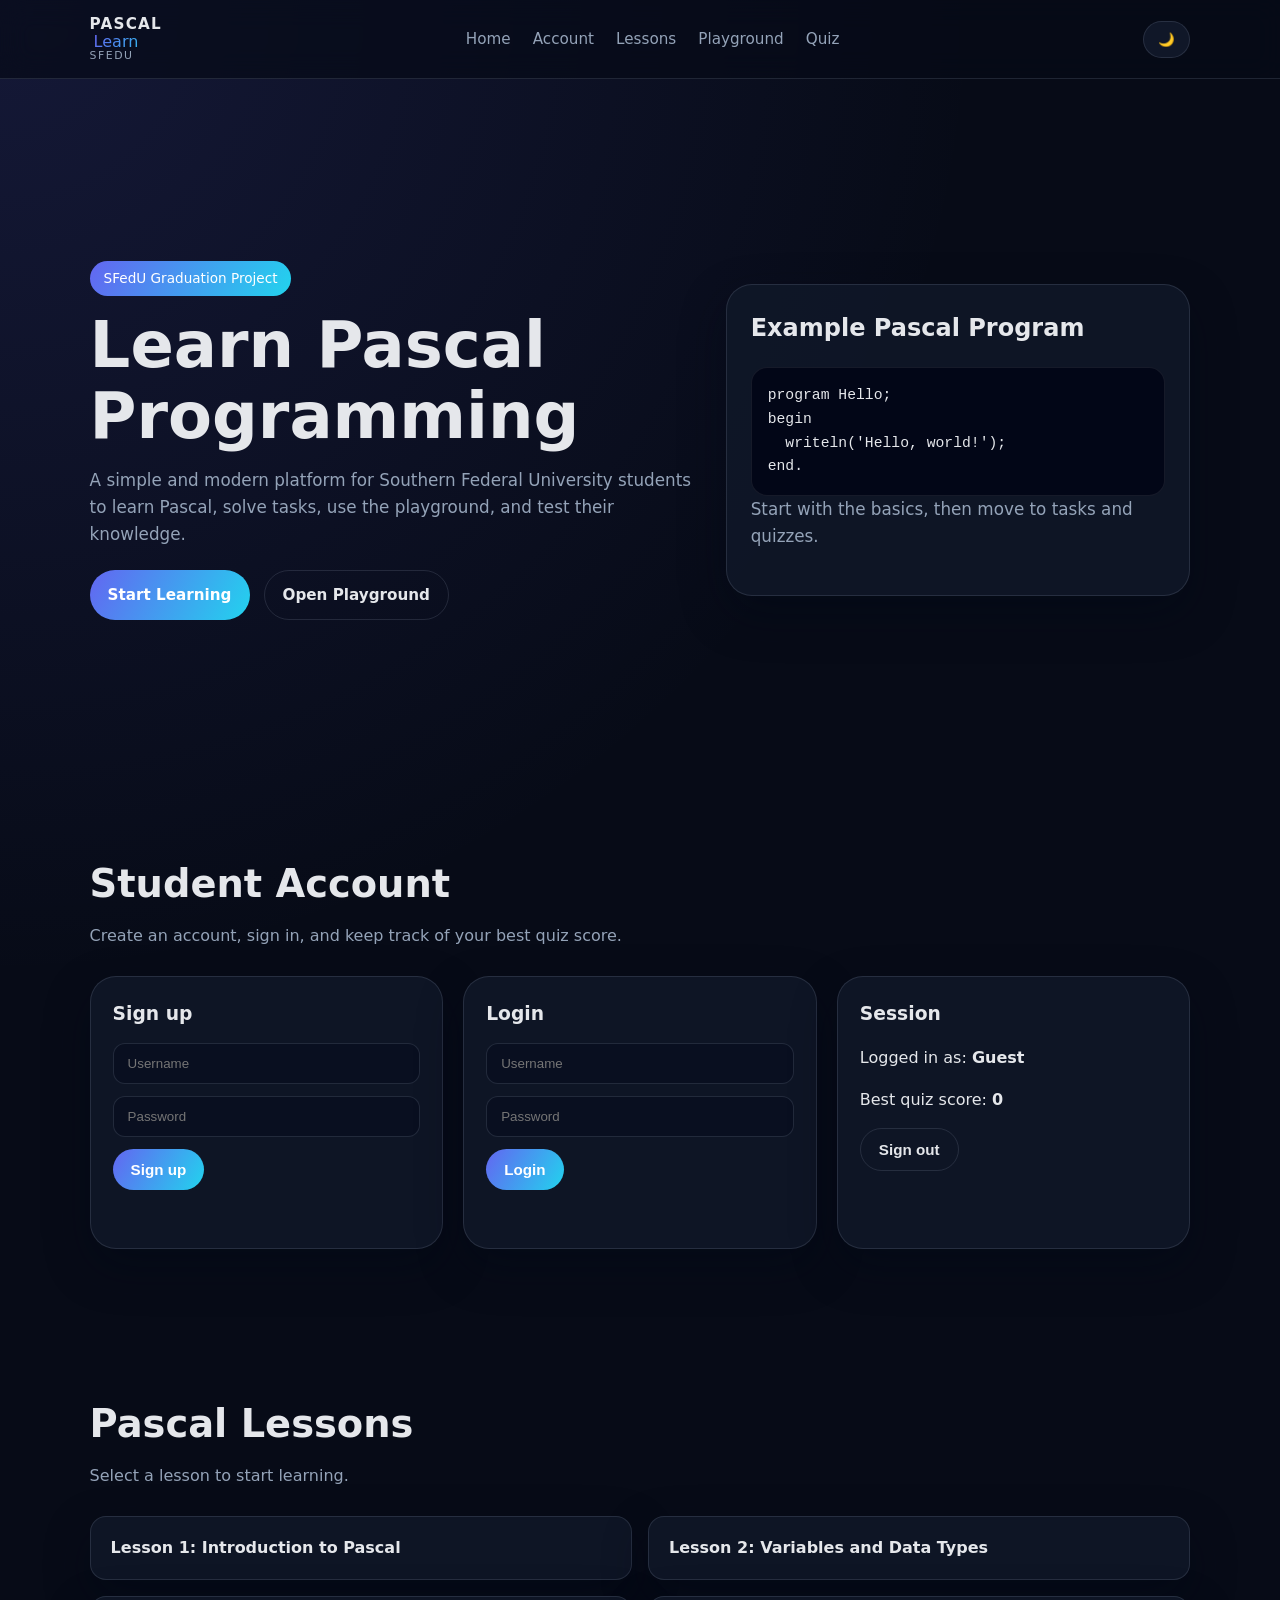
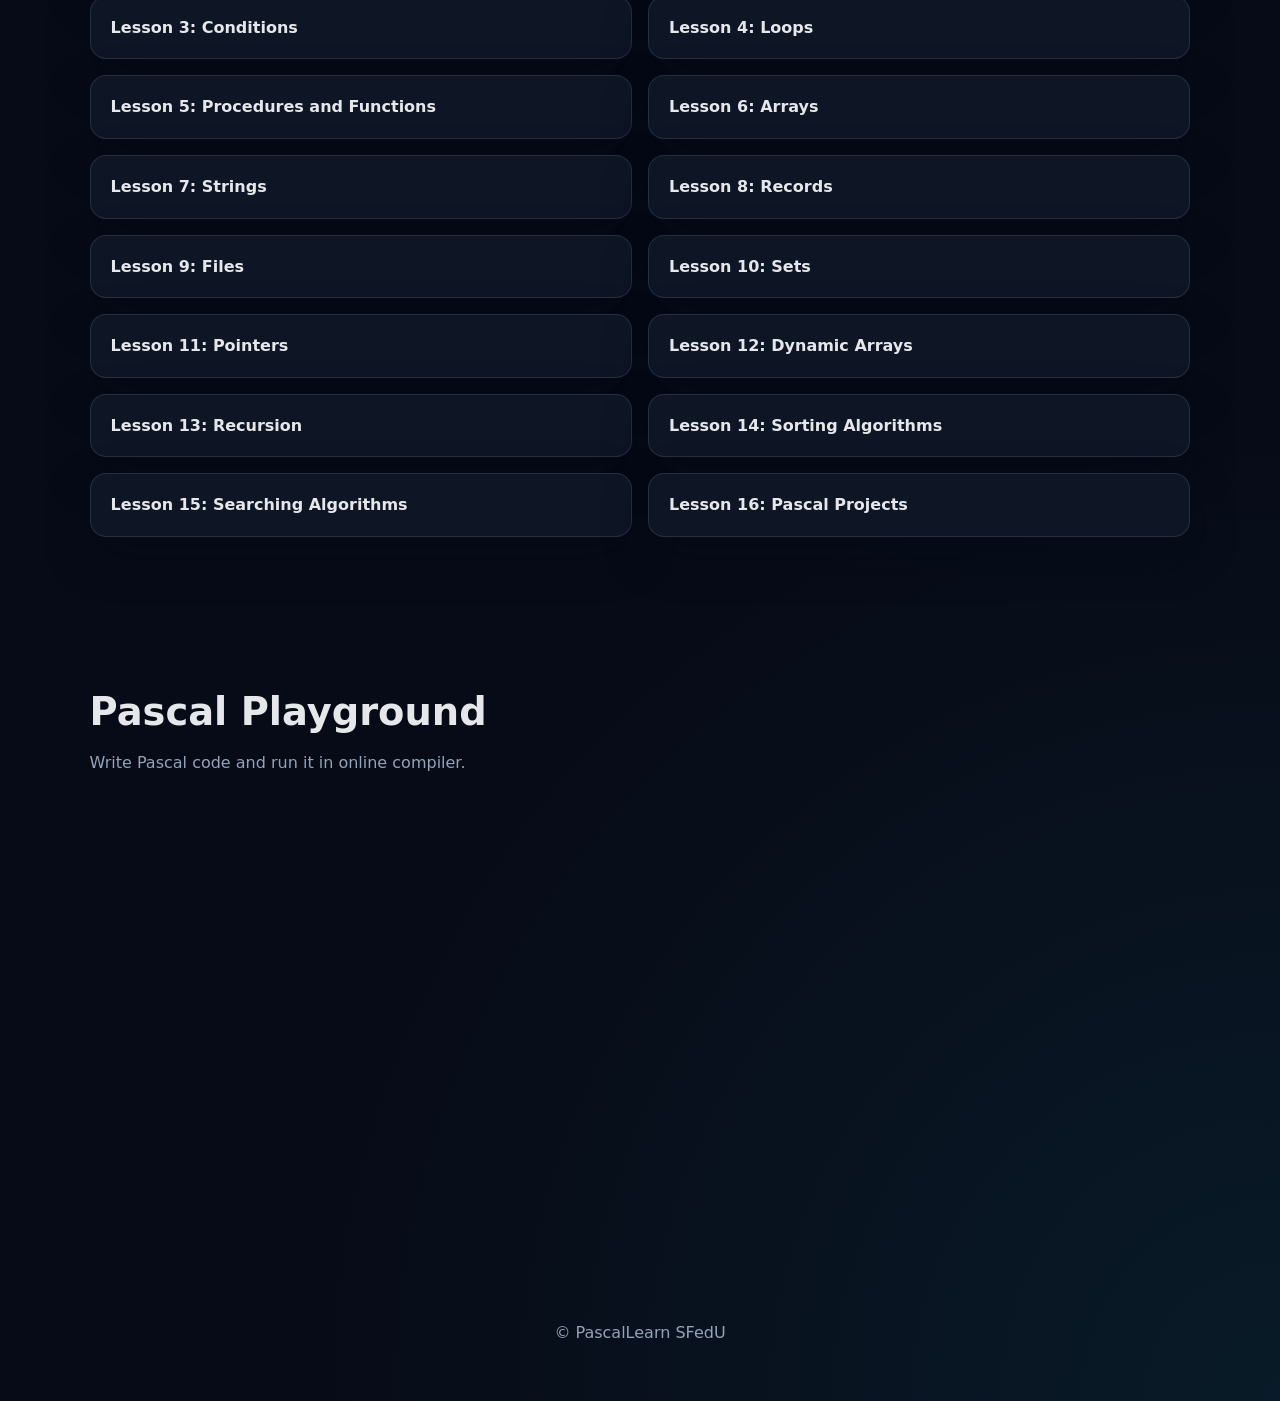
<file: index.html>
<!DOCTYPE html>
<html lang="en">
<head>
  <meta charset="UTF-8" />
  <meta name="viewport" content="width=device-width, initial-scale=1.0" />
  <title>Learn Pascal | SFedU</title>
  <link rel="stylesheet" href="styles.css" />
</head>
<body>

  <header class="top-bar">
    <div class="logo">
      <span class="logo-main">Pascal</span><span class="logo-accent">Learn</span>
      <span class="logo-sub">SFedU</span>
    </div>

    <nav class="nav">
      <a href="#hero">Home</a>
      <a href="#account">Account</a>
      <a href="#lessons">Lessons</a>
      <a href="#playground">Playground</a>
      <a href="#quiz">Quiz</a>
    </nav>

    <button id="themeToggle" class="theme-toggle" aria-label="Toggle theme">🌙</button>
  </header>

  <section id="hero" class="hero">
    <div class="hero-text">
      <span class="hero-badge">SFedU Graduation Project</span>
      <h1>Learn Pascal Programming</h1>
      <p>
        A simple and modern platform for Southern Federal University students to
        learn Pascal, solve tasks, use the playground, and test their knowledge.
      </p>

      <div class="hero-buttons">
        <a href="#lessons" class="btn primary">Start Learning</a>
        <a href="#playground" class="btn secondary">Open Playground</a>
      </div>
    </div>

    <div class="hero-card">
      <h2>Example Pascal Program</h2>
      <pre><code>program Hello;
begin
  writeln('Hello, world!');
end.</code></pre>
      <p class="hero-note">Start with the basics, then move to tasks and quizzes.</p>
    </div>
  </section>

  <section id="account" class="section">
    <h2>Student Account</h2>
    <p>Create an account, sign in, and keep track of your best quiz score.</p>

    <div class="cards-grid">
      <div class="card">
        <h3>Sign up</h3>
        <input id="suUser" type="text" placeholder="Username" />
        <input id="suPass" type="password" placeholder="Password" />
        <button id="btnSignup" class="btn primary">Sign up</button>
        <p id="suMsg" class="status-text"></p>
      </div>

      <div class="card">
        <h3>Login</h3>
        <input id="liUser" type="text" placeholder="Username" />
        <input id="liPass" type="password" placeholder="Password" />
        <button id="btnLogin" class="btn primary">Login</button>
        <p id="liMsg" class="status-text"></p>
      </div>

      <div class="card">
        <h3>Session</h3>
        <p>Logged in as: <strong id="who">Guest</strong></p>
        <p>Best quiz score: <strong id="bestScoreUi">0</strong></p>
        <button id="btnLogout" class="btn secondary">Sign out</button>
      </div>
    </div>
  </section>

  <section id="lessons" class="section">
    <h2>Pascal Lessons</h2>
    <p>Select a lesson to start learning.</p>

    <div class="lesson-list">
      <a href="lessons/lesson1.html">Lesson 1: Introduction to Pascal</a>
      <a href="lessons/lesson2.html">Lesson 2: Variables and Data Types</a>
      <a href="lessons/lesson3.html">Lesson 3: Conditions</a>
      <a href="lessons/lesson4.html">Lesson 4: Loops</a>
      <a href="lessons/lesson5.html">Lesson 5: Procedures and Functions</a>
      <a href="lessons/lesson6.html">Lesson 6: Arrays</a>
      <a href="lessons/lesson7.html">Lesson 7: Strings</a>
      <a href="lessons/lesson8.html">Lesson 8: Records</a>
      <a href="lessons/lesson9.html">Lesson 9: Files</a>
      <a href="lessons/lesson10.html">Lesson 10: Sets</a>
      <a href="lessons/lesson11.html">Lesson 11: Pointers</a>
      <a href="lessons/lesson12.html">Lesson 12: Dynamic Arrays</a>
      <a href="lessons/lesson13.html">Lesson 13: Recursion</a>
      <a href="lessons/lesson14.html">Lesson 14: Sorting Algorithms</a>
      <a href="lessons/lesson15.html">Lesson 15: Searching Algorithms</a>
      <a href="lessons/lesson16.html">Lesson 16: Pascal Projects</a>
    </div>
  </section>

  <section id="playground" class="section">
    <h2>Pascal Playground</h2>
    <p>Write Pascal code and run it in online compiler.</p>

    <iframe src="https://onecompiler.com/embed/pascal"
            width="100%"
            height="420"
            frameborder="0">
    </iframe>
  </section>

  

  <footer class="footer">
    <p>&copy; <span id="year"></span> PascalLearn SFedU</p>
  </footer>

  <script src="script.js"></script>
</body>
</html>
</file>
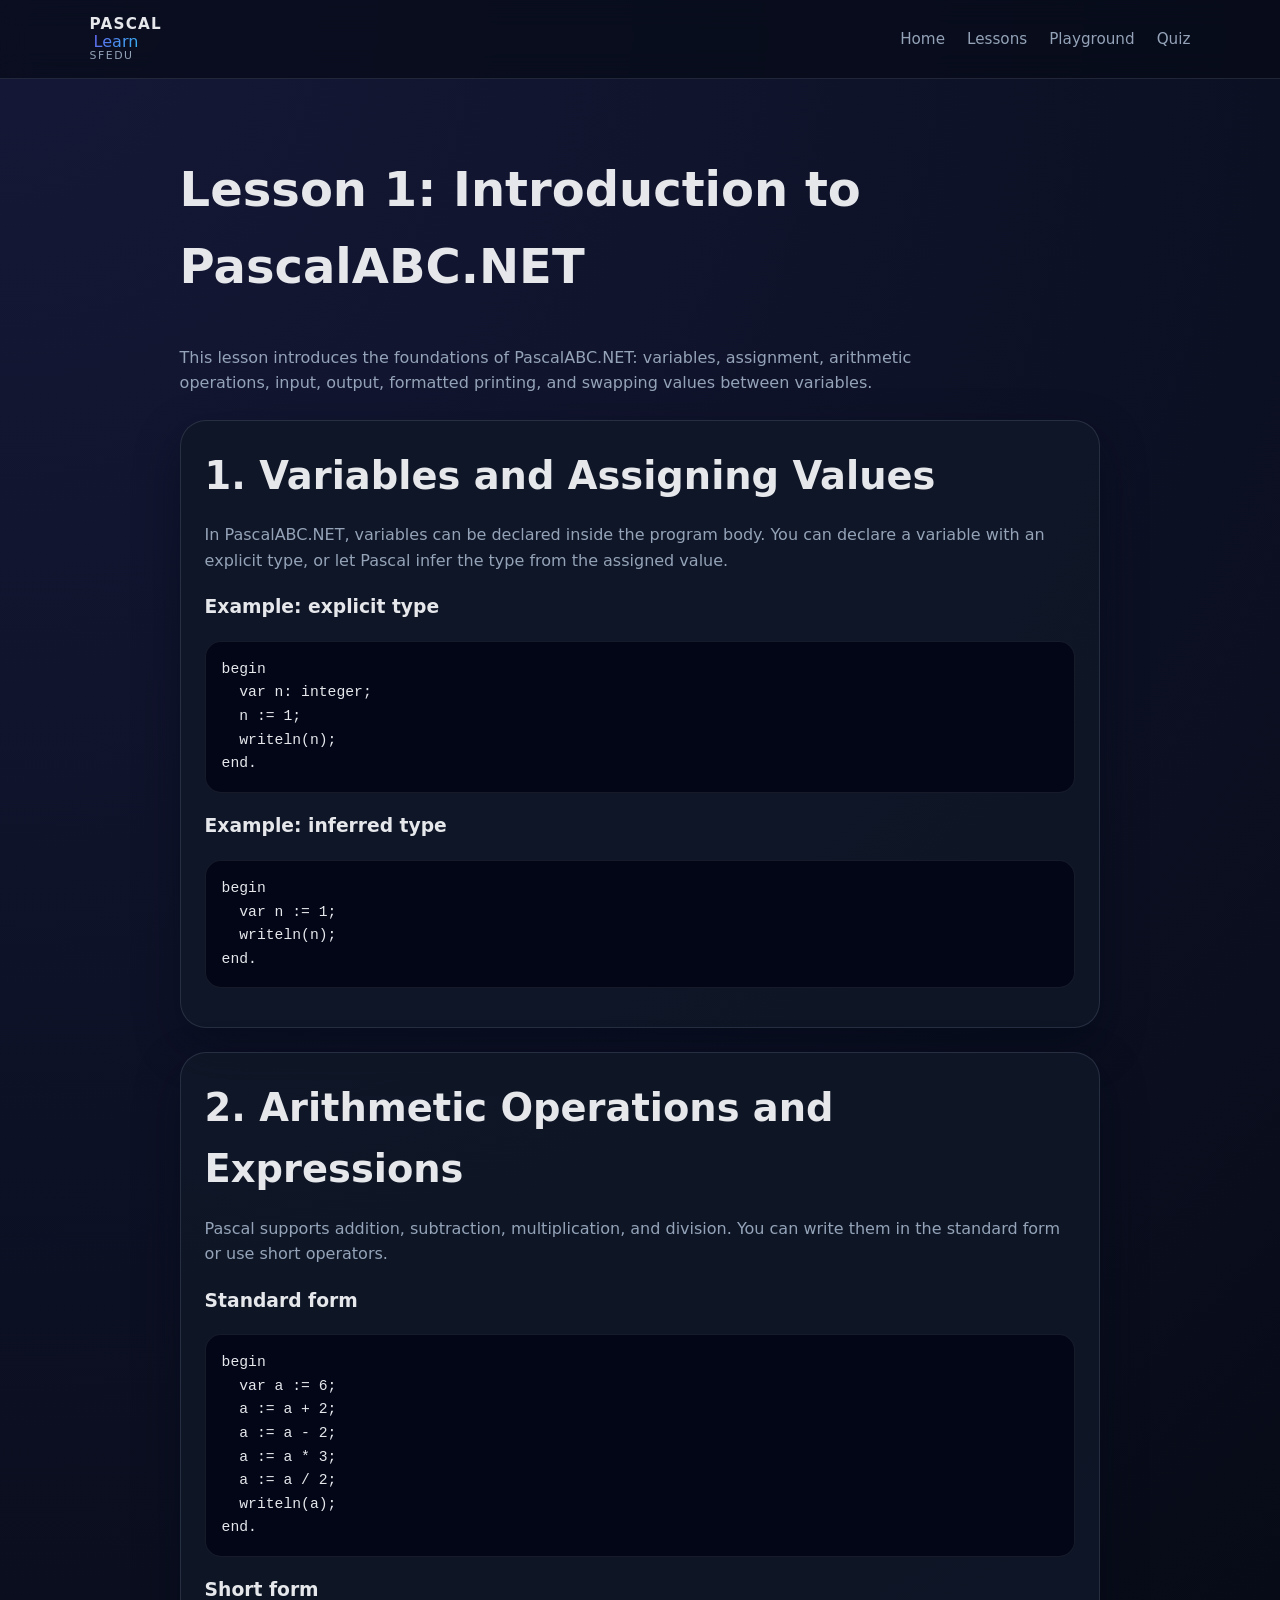
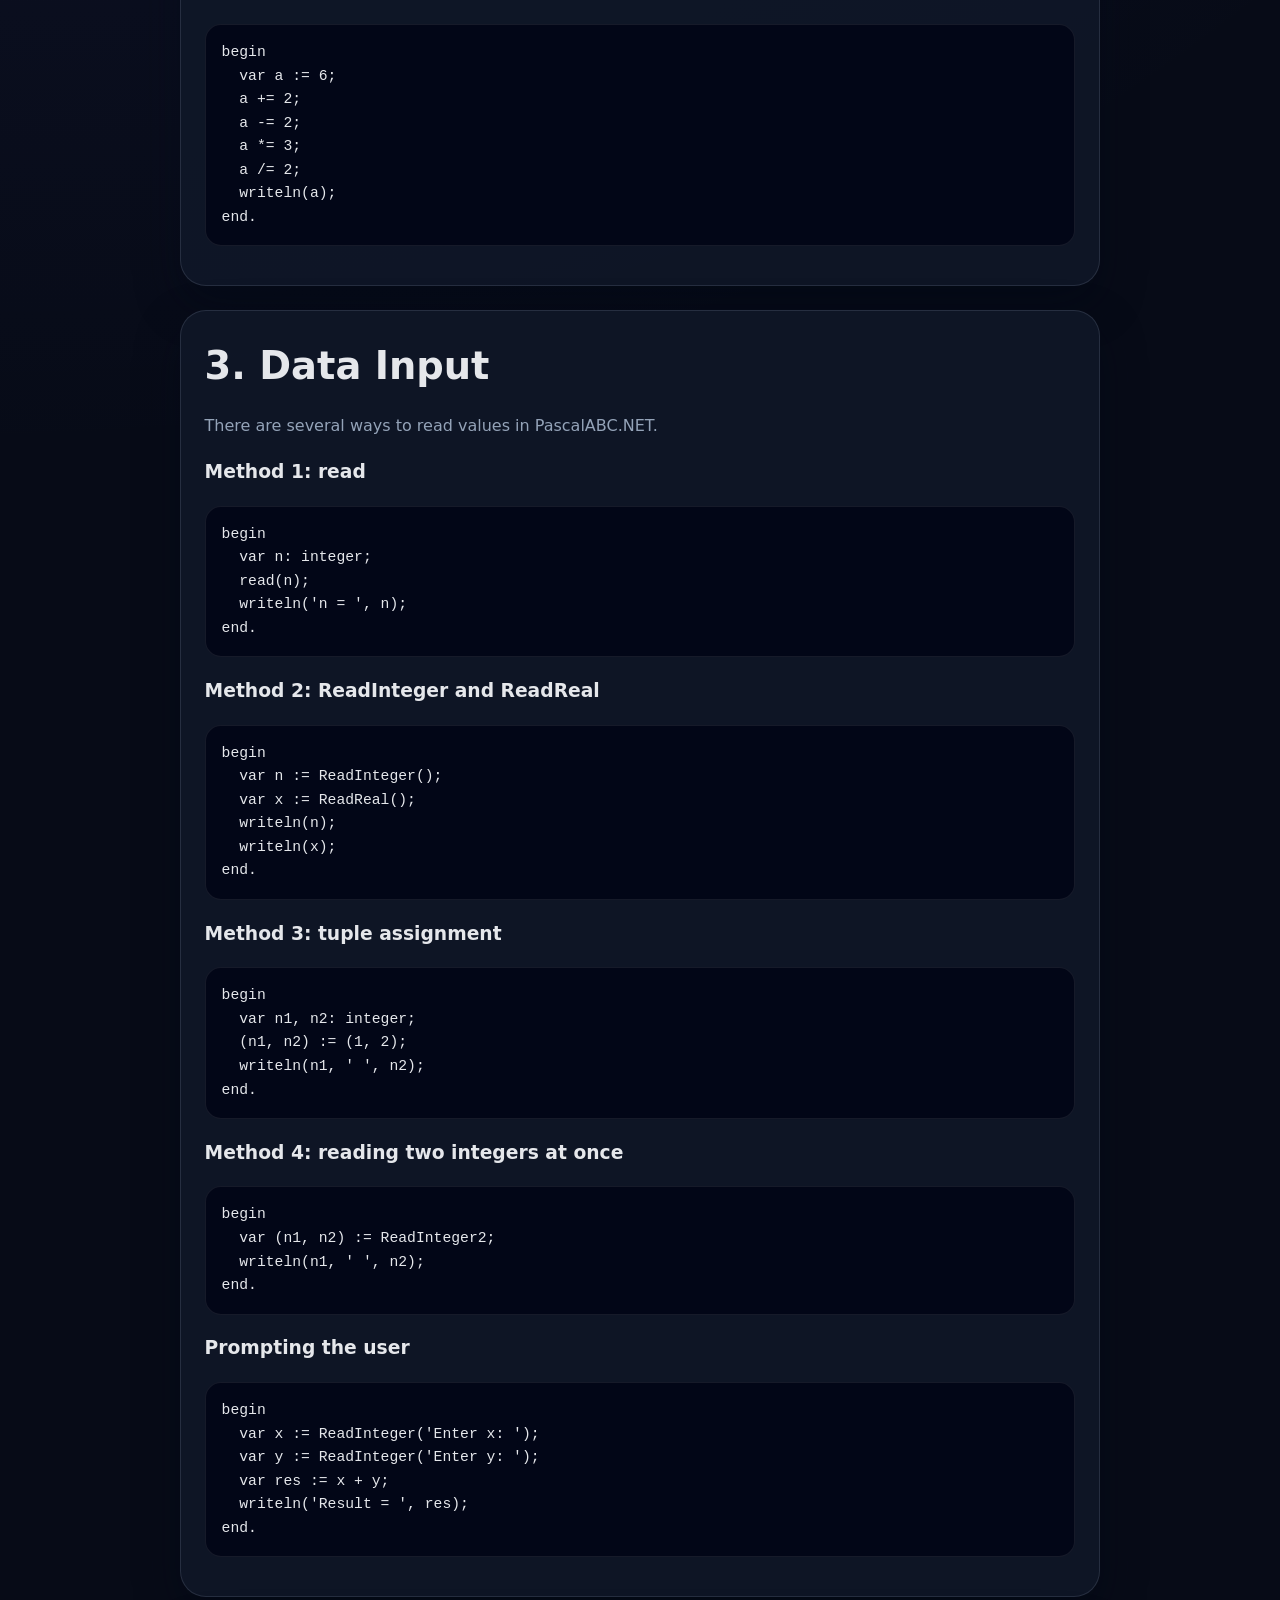
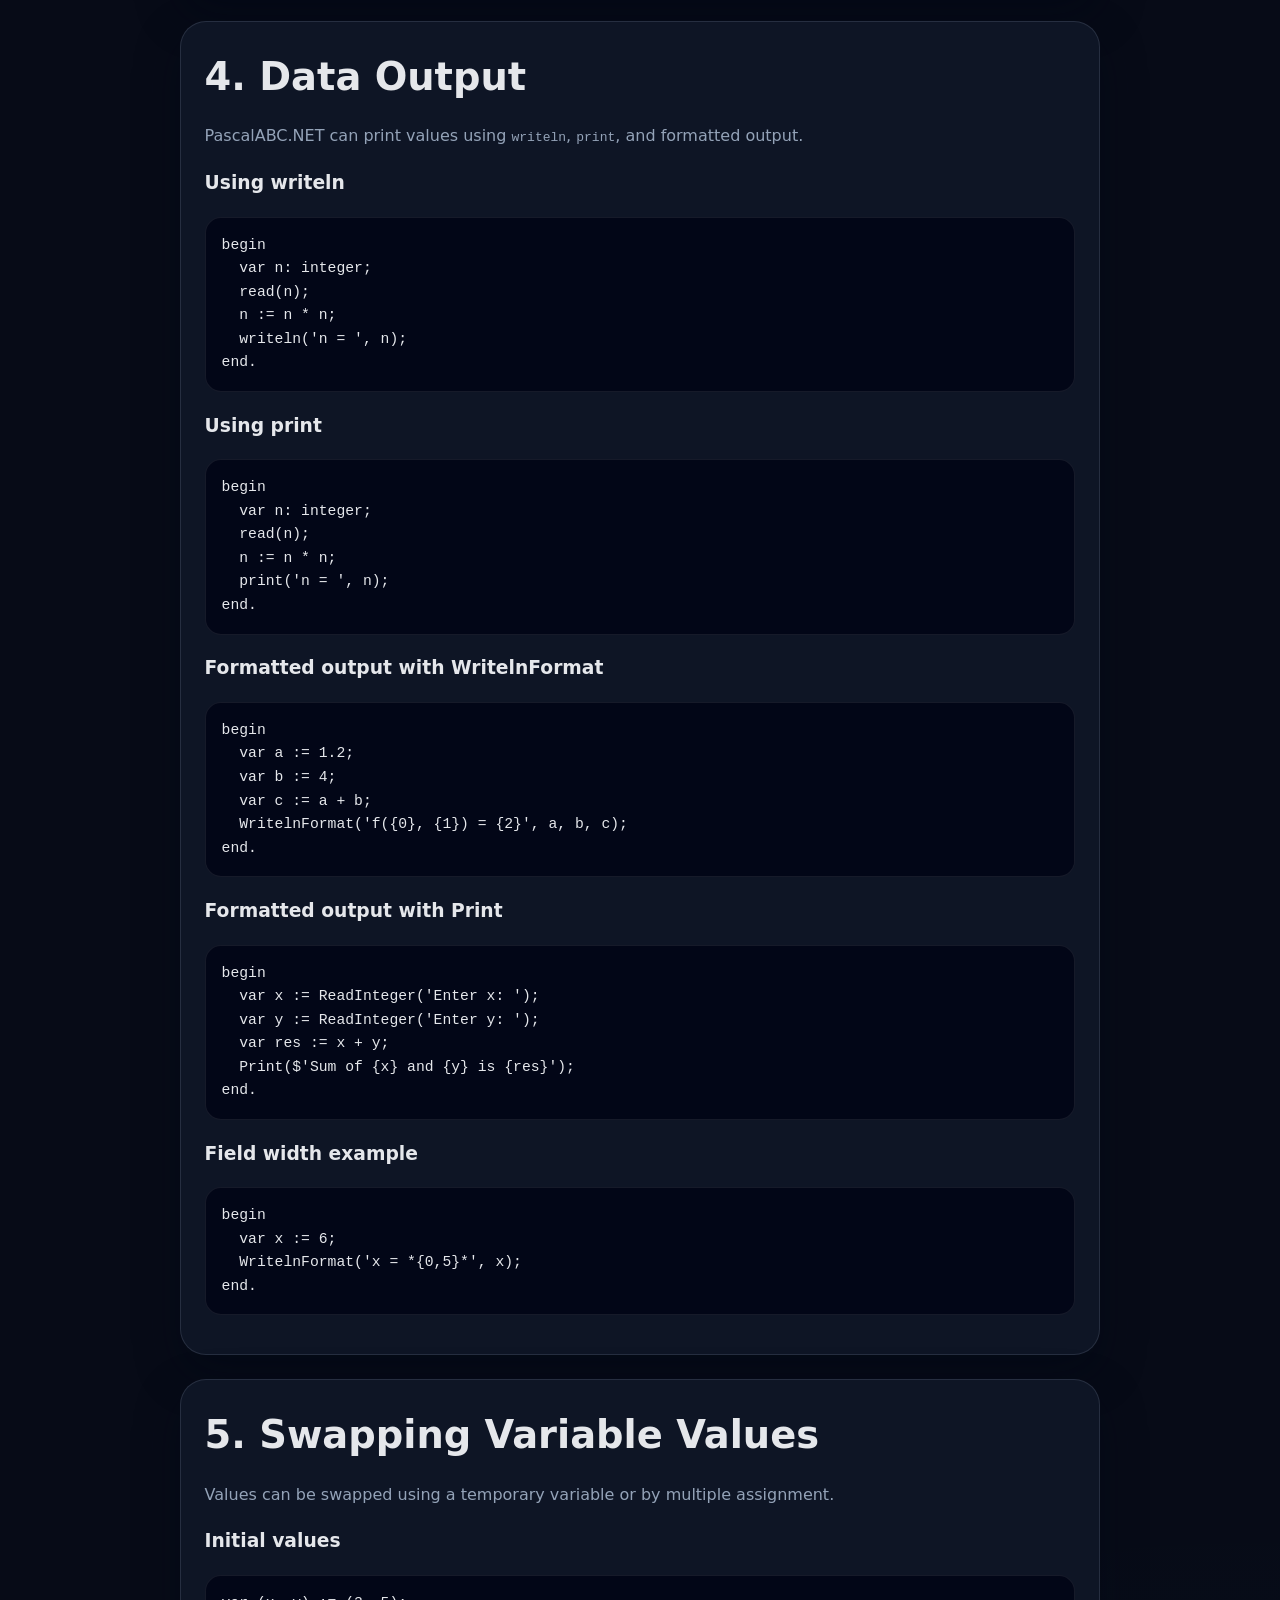
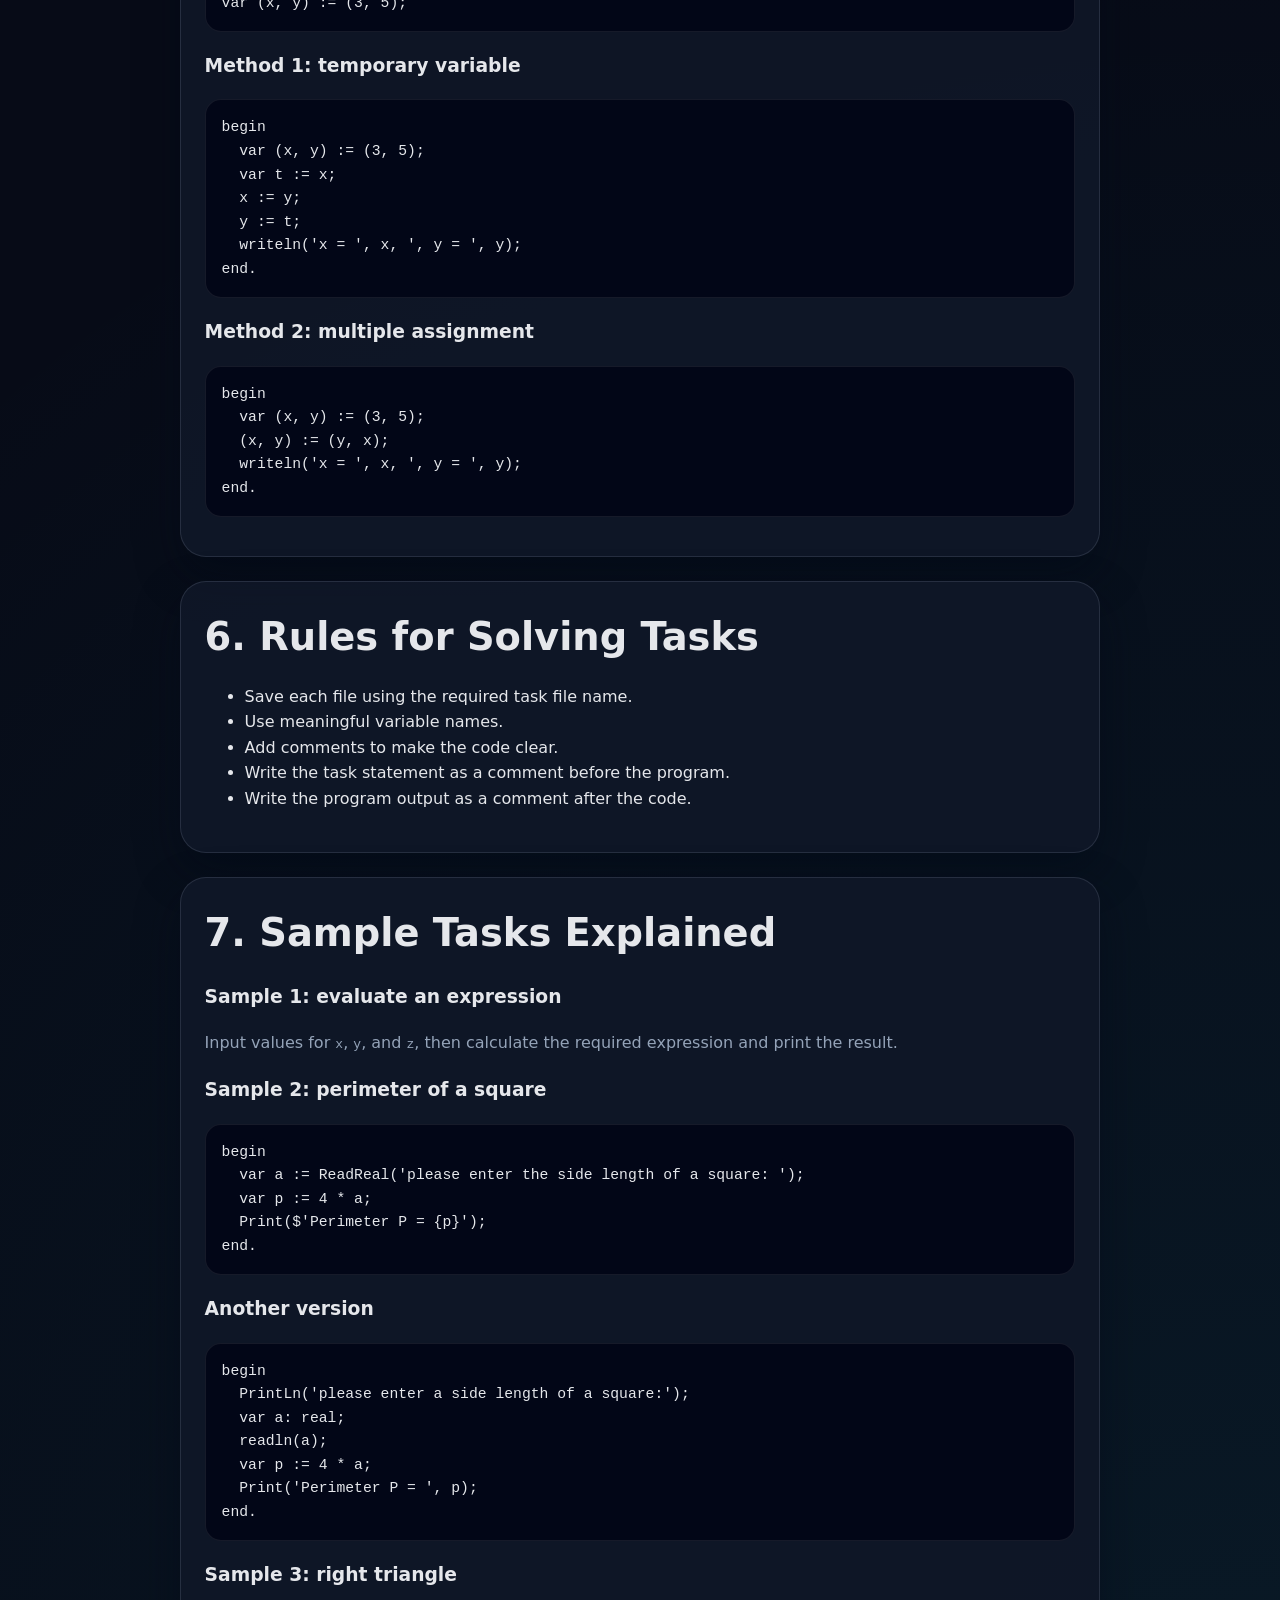
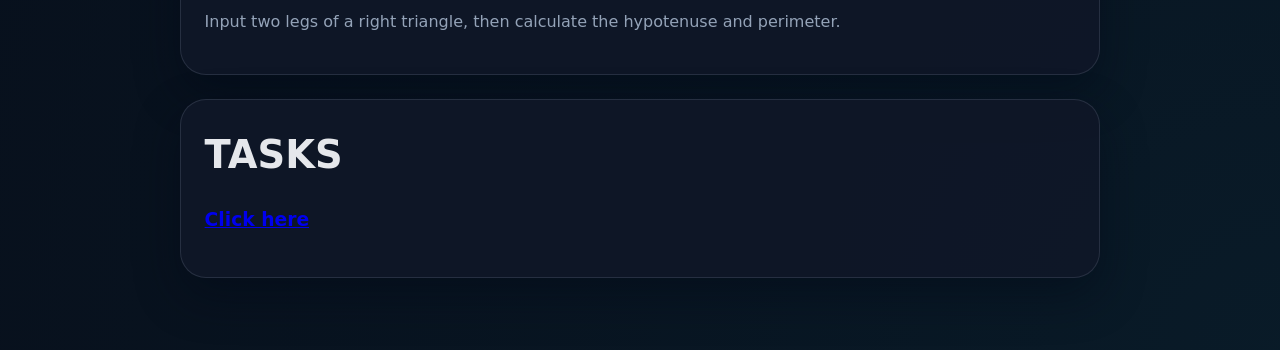
<file: lessons/lesson1.html>
<!DOCTYPE html>
<html lang="en">
<head>
  <meta charset="UTF-8" />
  <meta name="viewport" content="width=device-width, initial-scale=1.0" />
  <title>Lesson 1 | PascalLearn SFedU</title>
  <link rel="stylesheet" href="../styles.css" />
</head>
<body>

<header class="top-bar">
  <div class="logo">
    <span class="logo-main">Pascal</span><span class="logo-accent">Learn</span>
    <span class="logo-sub">SFedU</span>
  </div>

  <nav class="nav">
    <a href="../index.html">Home</a>
    <a href="../index.html#lessons">Lessons</a>
    <a href="../index.html#playground">Playground</a>
    <a href="../index.html#quiz">Quiz</a>
  </nav>
</header>

<section class="section lesson-page">
  <h1>Lesson 1: Introduction to PascalABC.NET</h1>
  <p>
    This lesson introduces the foundations of PascalABC.NET: variables,
    assignment, arithmetic operations, input, output, formatted printing,
    and swapping values between variables.
  </p>

  <div class="lesson-box">
    <h2>1. Variables and Assigning Values</h2>
    <p>
      In PascalABC.NET, variables can be declared inside the program body.
      You can declare a variable with an explicit type, or let Pascal infer
      the type from the assigned value.
    </p>

    <h3>Example: explicit type</h3>
    <pre><code>begin
  var n: integer;
  n := 1;
  writeln(n);
end.</code></pre>

    <h3>Example: inferred type</h3>
    <pre><code>begin
  var n := 1;
  writeln(n);
end.</code></pre>
  </div>

  <div class="lesson-box">
    <h2>2. Arithmetic Operations and Expressions</h2>
    <p>
      Pascal supports addition, subtraction, multiplication, and division.
      You can write them in the standard form or use short operators.
    </p>

    <h3>Standard form</h3>
    <pre><code>begin
  var a := 6;
  a := a + 2;
  a := a - 2;
  a := a * 3;
  a := a / 2;
  writeln(a);
end.</code></pre>

    <h3>Short form</h3>
    <pre><code>begin
  var a := 6;
  a += 2;
  a -= 2;
  a *= 3;
  a /= 2;
  writeln(a);
end.</code></pre>
  </div>

  <div class="lesson-box">
    <h2>3. Data Input</h2>
    <p>
      There are several ways to read values in PascalABC.NET.
    </p>

    <h3>Method 1: read</h3>
    <pre><code>begin
  var n: integer;
  read(n);
  writeln('n = ', n);
end.</code></pre>

    <h3>Method 2: ReadInteger and ReadReal</h3>
    <pre><code>begin
  var n := ReadInteger();
  var x := ReadReal();
  writeln(n);
  writeln(x);
end.</code></pre>

    <h3>Method 3: tuple assignment</h3>
    <pre><code>begin
  var n1, n2: integer;
  (n1, n2) := (1, 2);
  writeln(n1, ' ', n2);
end.</code></pre>

    <h3>Method 4: reading two integers at once</h3>
    <pre><code>begin
  var (n1, n2) := ReadInteger2;
  writeln(n1, ' ', n2);
end.</code></pre>

    <h3>Prompting the user</h3>
    <pre><code>begin
  var x := ReadInteger('Enter x: ');
  var y := ReadInteger('Enter y: ');
  var res := x + y;
  writeln('Result = ', res);
end.</code></pre>
  </div>

  <div class="lesson-box">
    <h2>4. Data Output</h2>
    <p>
      PascalABC.NET can print values using <code>writeln</code>,
      <code>print</code>, and formatted output.
    </p>

    <h3>Using writeln</h3>
    <pre><code>begin
  var n: integer;
  read(n);
  n := n * n;
  writeln('n = ', n);
end.</code></pre>

    <h3>Using print</h3>
    <pre><code>begin
  var n: integer;
  read(n);
  n := n * n;
  print('n = ', n);
end.</code></pre>

    <h3>Formatted output with WritelnFormat</h3>
    <pre><code>begin
  var a := 1.2;
  var b := 4;
  var c := a + b;
  WritelnFormat('f({0}, {1}) = {2}', a, b, c);
end.</code></pre>

    <h3>Formatted output with Print</h3>
    <pre><code>begin
  var x := ReadInteger('Enter x: ');
  var y := ReadInteger('Enter y: ');
  var res := x + y;
  Print($'Sum of {x} and {y} is {res}');
end.</code></pre>

    <h3>Field width example</h3>
    <pre><code>begin
  var x := 6;
  WritelnFormat('x = *{0,5}*', x);
end.</code></pre>
  </div>

  <div class="lesson-box">
    <h2>5. Swapping Variable Values</h2>
    <p>
      Values can be swapped using a temporary variable or by multiple assignment.
    </p>

    <h3>Initial values</h3>
    <pre><code>var (x, y) := (3, 5);</code></pre>

    <h3>Method 1: temporary variable</h3>
    <pre><code>begin
  var (x, y) := (3, 5);
  var t := x;
  x := y;
  y := t;
  writeln('x = ', x, ', y = ', y);
end.</code></pre>

    <h3>Method 2: multiple assignment</h3>
    <pre><code>begin
  var (x, y) := (3, 5);
  (x, y) := (y, x);
  writeln('x = ', x, ', y = ', y);
end.</code></pre>
  </div>

  <div class="lesson-box">
    <h2>6. Rules for Solving Tasks</h2>
    <ul>
      <li>Save each file using the required task file name.</li>
      <li>Use meaningful variable names.</li>
      <li>Add comments to make the code clear.</li>
      <li>Write the task statement as a comment before the program.</li>
      <li>Write the program output as a comment after the code.</li>
    </ul>
  </div>

  <div class="lesson-box">
    <h2>7. Sample Tasks Explained</h2>

    <h3>Sample 1: evaluate an expression</h3>
    <p>
      Input values for <code>x</code>, <code>y</code>, and <code>z</code>,
      then calculate the required expression and print the result.
    </p>

    <h3>Sample 2: perimeter of a square</h3>
    <pre><code>begin
  var a := ReadReal('please enter the side length of a square: ');
  var p := 4 * a;
  Print($'Perimeter P = {p}');
end.</code></pre>

    <h3>Another version</h3>
    <pre><code>begin
  PrintLn('please enter a side length of a square:');
  var a: real;
  readln(a);
  var p := 4 * a;
  Print('Perimeter P = ', p);
end.</code></pre>

    <h3>Sample 3: right triangle</h3>
    <p>
      Input two legs of a right triangle, then calculate the hypotenuse and perimeter.
    </p>
  </div>

  <div class="lesson-box">
      <h2>TASKS</h2>
      <h3>
          <a href="lesson1t.html">Click here</a>
      </h3>
    </div>

</body>
</html>
</file>
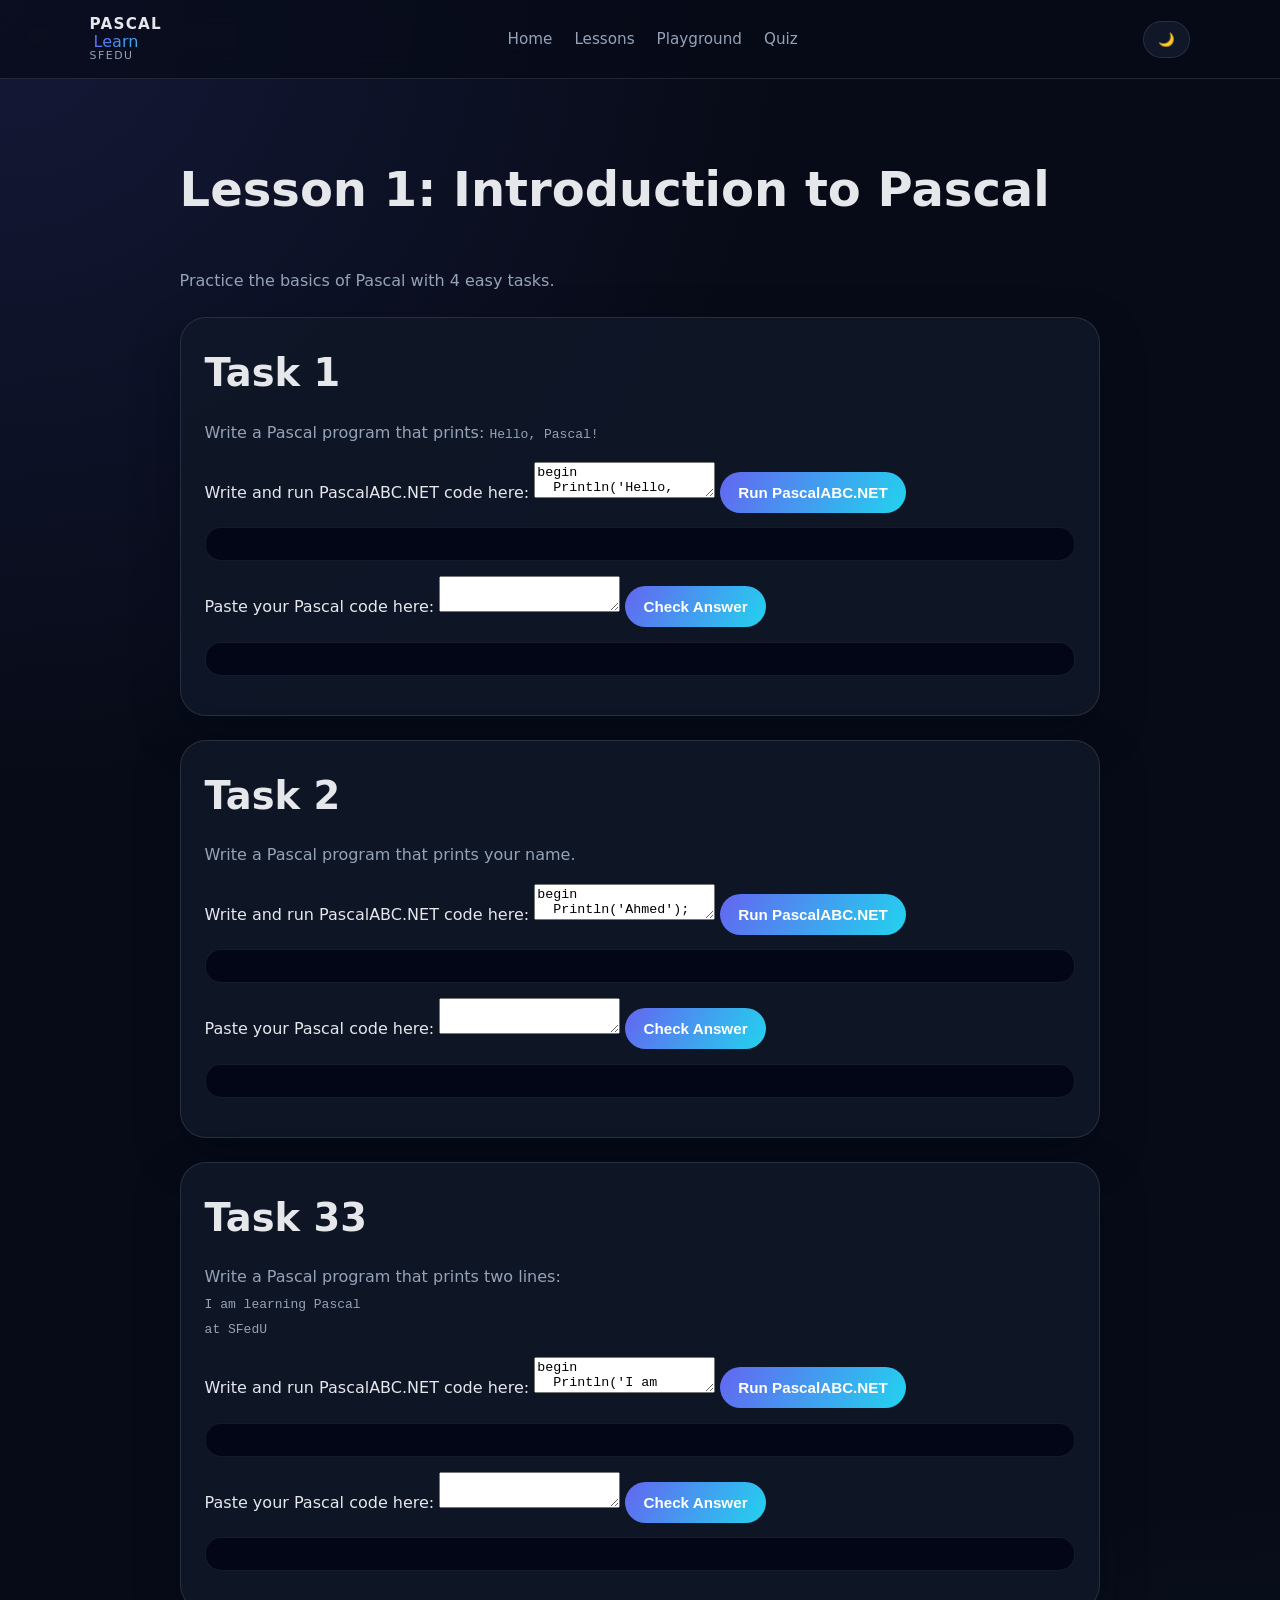
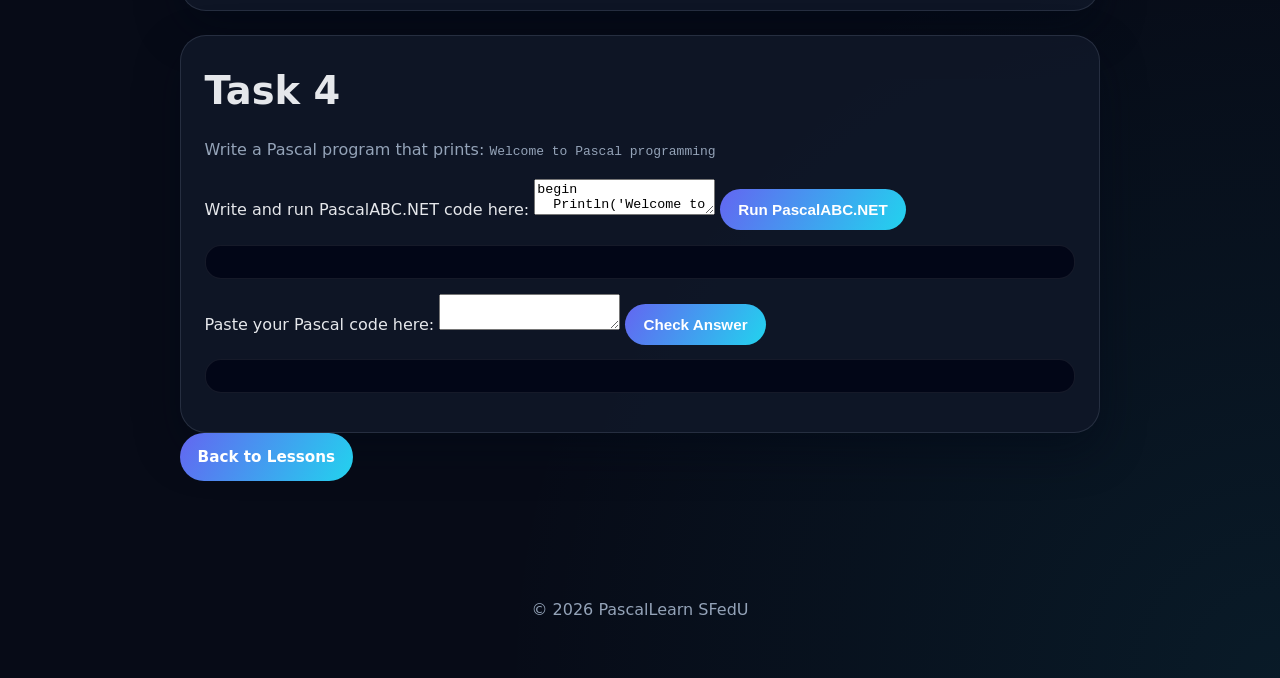
<file: lessons/lesson1t.html>
<!DOCTYPE html>
<html lang="en">
<head>
    <meta charset="UTF-8">
    <meta name="viewport" content="width=device-width, initial-scale=1.0">
    <title>Lesson 1 | PascalLearn SFedU</title>
    <link rel="stylesheet" href="../styles.css">
</head>
<body>

<header class="top-bar">
    <div class="logo">
        <span class="logo-main">Pascal</span><span class="logo-accent">Learn</span>
        <span class="logo-sub">SFedU</span>
    </div>

    <nav class="nav">
        <a href="../index.html">Home</a>
        <a href="../index.html#lessons">Lessons</a>
        <a href="../index.html#playground">Playground</a>
        <a href="../index.html#quiz">Quiz</a>
    </nav>

    <button id="themeToggle" class="theme-toggle">🌙</button>
</header>

<section class="section lesson-page">
    <h1>Lesson 1: Introduction to Pascal</h1>
    <p>Practice the basics of Pascal with 4 easy tasks.</p>

    <div class="lesson-box">
        <h2>Task 1</h2>
        <p>Write a Pascal program that prints: <code>Hello, Pascal!</code></p>

        <div class="compiler-box">
            <label>Write and run PascalABC.NET code here:</label>
            <textarea id="compilerCode1" class="task-code">begin
  Println('Hello, Pascal!');
end.</textarea>

            <button class="btn primary" onclick="runCompiler('compilerCode1','compilerOutput1')">
                Run PascalABC.NET
            </button>

            <pre id="compilerOutput1"></pre>
        </div>

        <div class="checker-box">
            <label>Paste your Pascal code here:</label>
            <textarea id="task1Code" class="task-code"></textarea>
            <button class="btn primary" onclick="checkTask('lesson1_task1','task1Code','task1Result')">
                Check Answer
            </button>
            <pre id="task1Result"></pre>
        </div>
    </div>

    <div class="lesson-box">
        <h2>Task 2</h2>
        <p>Write a Pascal program that prints your name.</p>

        <div class="compiler-box">
            <label>Write and run PascalABC.NET code here:</label>
            <textarea id="compilerCode2" class="task-code">begin
  Println('Ahmed');
end.</textarea>

            <button class="btn primary" onclick="runCompiler('compilerCode2','compilerOutput2')">
                Run PascalABC.NET
            </button>

            <pre id="compilerOutput2"></pre>
        </div>

        <div class="checker-box">
            <label>Paste your Pascal code here:</label>
            <textarea id="task2Code" class="task-code"></textarea>
            <button class="btn primary" onclick="checkTask('lesson1_task2','task2Code','task2Result')">
                Check Answer
            </button>
            <pre id="task2Result"></pre>
        </div>
    </div>

    <div class="lesson-box">
        <h2>Task 33</h2>
        <p>
            Write a Pascal program that prints two lines:
            <br>
            <code>I am learning Pascal</code>
            <br>
            <code>at SFedU</code>
        </p>

        <div class="compiler-box">
            <label>Write and run PascalABC.NET code here:</label>
            <textarea id="compilerCode3" class="task-code">begin
  Println('I am learning Pascal');
  Println('at SFedU');
end.</textarea>

            <button class="btn primary" onclick="runCompiler('compilerCode3','compilerOutput3')">
                Run PascalABC.NET
            </button>

            <pre id="compilerOutput3"></pre>
        </div>

        <div class="checker-box">
            <label>Paste your Pascal code here:</label>
            <textarea id="task3Code" class="task-code"></textarea>
            <button class="btn primary" onclick="checkTask('lesson1_task3','task3Code','task3Result')">
                Check Answer
            </button>
            <pre id="task3Result"></pre>
        </div>
    </div>

    <div class="lesson-box">
        <h2>Task 4</h2>
        <p>Write a Pascal program that prints: <code>Welcome to Pascal programming</code></p>

        <div class="compiler-box">
            <label>Write and run PascalABC.NET code here:</label>
            <textarea id="compilerCode4" class="task-code">begin
  Println('Welcome to Pascal programming');
end.</textarea>

            <button class="btn primary" onclick="runCompiler('compilerCode4','compilerOutput4')">
                Run PascalABC.NET
            </button>

            <pre id="compilerOutput4"></pre>
        </div>

        <div class="checker-box">
            <label>Paste your Pascal code here:</label>
            <textarea id="task4Code" class="task-code"></textarea>
            <button class="btn primary" onclick="checkTask('lesson1_task4','task4Code','task4Result')">
                Check Answer
            </button>
            <pre id="task4Result"></pre>
        </div>
    </div>

    <a href="../index.html#lessons" class="btn primary">Back to Lessons</a>
</section>

<footer class="footer">
    <p>&copy; <span id="year"></span> PascalLearn SFedU</p>
</footer>

<script>
const API_URL = "https://pascal-checker-api--hamadafor.replit.app/check-task";
const COMPILER_API = "http://localhost:5009/api/run";

async function runCompiler(textareaId, resultId) {
    const code = document.getElementById(textareaId).value.trim();
    const result = document.getElementById(resultId);

    if (!code) {
        result.textContent = "Please write code first.";
        result.style.color = "red";
        return;
    }

    result.textContent = "Compiling...";
    result.style.color = "inherit";

    try {
        const response = await fetch(COMPILER_API, {
            method: "POST",
            headers: {
                "Content-Type": "application/json"
            },
            body: JSON.stringify({
                code: code
            })
        });

        const data = await response.json();

        result.textContent = data.output || "No output";
        result.style.color = "limegreen";
    } catch (err) {
        result.textContent = "Compiler connection failed. Make sure your PascalABC.NET API is running.";
        result.style.color = "red";
        console.error(err);
    }
}

async function checkTask(taskId, textareaId, resultId) {
    const code = document.getElementById(textareaId).value.trim();
    const result = document.getElementById(resultId);

    if (!code) {
        result.textContent = "Please paste your code first.";
        result.style.color = "red";
        return;
    }

    result.textContent = "Checking...";
    result.style.color = "inherit";

    try {
        const response = await fetch(API_URL, {
            method: "POST",
            headers: {
                "Content-Type": "application/json"
            },
            body: JSON.stringify({
                taskId: taskId,
                code: code
            })
        });

        const data = await response.json();

        if (!data.ok) {
            result.textContent = data.error || "Server error";
            result.style.color = "red";
            return;
        }

        if (data.correct) {
            result.textContent = "✅ Correct";
            result.style.color = "limegreen";
        } else {
            result.textContent =
                "❌ Wrong\n\nExpected:\n" +
                (data.expected || "") +
                "\n\nYour output:\n" +
                (data.output || "");
            result.style.color = "red";
        }
    } catch (err) {
        result.textContent = "Connection failed.";
        result.style.color = "red";
        console.error(err);
    }
}

const yearSpan = document.getElementById("year");
if (yearSpan) {
    yearSpan.textContent = new Date().getFullYear();
}
</script>

<script src="../script.js"></script>
</body>
</html>
</file>
<file: styles.css>
:root {
  --bg: #070b17;
  --bg-soft: #101728;
  --card: rgba(16, 23, 40, 0.92);
  --text: #e5e7eb;
  --muted: #94a3b8;
  --accent: #6366f1;
  --accent-2: #22d3ee;
  --border: rgba(148, 163, 184, 0.18);
  --shadow: 0 18px 45px rgba(2, 8, 23, 0.45);
  --radius: 18px;
  --radius-lg: 26px;
  --mono: "Fira Code", "Consolas", monospace;
}

body.light {
  --bg: #eef2ff;
  --bg-soft: #ffffff;
  --card: rgba(255, 255, 255, 0.96);
  --text: #111827;
  --muted: #64748b;
  --accent: #4f46e5;
  --accent-2: #0891b2;
  --border: rgba(15, 23, 42, 0.08);
  --shadow: 0 16px 36px rgba(15, 23, 42, 0.08);
}

* {
  box-sizing: border-box;
}

html {
  scroll-behavior: smooth;
}

body {
  margin: 0;
  font-family: system-ui, -apple-system, BlinkMacSystemFont, "Segoe UI", sans-serif;
  line-height: 1.6;
  color: var(--text);
  background:
    radial-gradient(circle at top left, rgba(99, 102, 241, 0.15), transparent 30%),
    radial-gradient(circle at bottom right, rgba(34, 211, 238, 0.08), transparent 30%),
    var(--bg);
}

/* Header */
.top-bar {
  position: sticky;
  top: 0;
  z-index: 100;
  display: flex;
  align-items: center;
  justify-content: space-between;
  gap: 20px;
  padding: 16px 7vw;
  backdrop-filter: blur(14px);
  background: rgba(7, 11, 23, 0.7);
  border-bottom: 1px solid var(--border);
}

body.light .top-bar {
  background: rgba(255, 255, 255, 0.75);
}

.logo {
  display: flex;
  flex-direction: column;
  line-height: 1.1;
}

.logo-main {
  font-size: 0.95rem;
  font-weight: 800;
  text-transform: uppercase;
  letter-spacing: 0.08em;
}

.logo-accent {
  margin-left: 4px;
  background: linear-gradient(120deg, var(--accent), var(--accent-2));
  -webkit-background-clip: text;
  background-clip: text;
  color: transparent;
}

.logo-sub {
  font-size: 0.68rem;
  letter-spacing: 0.14em;
  text-transform: uppercase;
  color: var(--muted);
}

.nav {
  display: flex;
  align-items: center;
  gap: 22px;
  flex-wrap: wrap;
}

.nav a {
  text-decoration: none;
  color: var(--muted);
  font-size: 0.95rem;
  transition: 0.2s ease;
}

.nav a:hover {
  color: var(--text);
}

.theme-toggle {
  border: 1px solid var(--border);
  background: var(--bg-soft);
  color: var(--text);
  border-radius: 999px;
  padding: 10px 14px;
  cursor: pointer;
  transition: 0.2s ease;
}

.theme-toggle:hover {
  transform: translateY(-1px);
}

/* Sections */
.section {
  padding: 72px 7vw;
}

.section h2 {
  margin: 0 0 8px;
  font-size: clamp(1.8rem, 3vw, 2.4rem);
}

.section > p {
  margin: 0;
  color: var(--muted);
  max-width: 760px;
}

/* Hero */
.hero {
  min-height: 78vh;
  padding: 80px 7vw 60px;
  display: grid;
  grid-template-columns: 1.3fr 1fr;
  gap: 32px;
  align-items: center;
}

.hero-badge {
  display: inline-block;
  margin-bottom: 14px;
  padding: 7px 14px;
  border-radius: 999px;
  font-size: 0.85rem;
  color: #fff;
  background: linear-gradient(120deg, var(--accent), var(--accent-2));
}

.hero h1 {
  margin: 0 0 16px;
  font-size: clamp(2.4rem, 5vw, 4rem);
  line-height: 1.1;
}

.hero p {
  margin: 0 0 22px;
  max-width: 640px;
  color: var(--muted);
  font-size: 1.05rem;
}

.hero-buttons {
  display: flex;
  gap: 14px;
  flex-wrap: wrap;
}

.hero-card,
.card,
.playground-box,
.quiz-box,
.lesson-box {
  background: var(--card);
  border: 1px solid var(--border);
  box-shadow: var(--shadow);
  border-radius: var(--radius-lg);
}

.hero-card {
  padding: 24px;
}

.hero-card h2 {
  margin-top: 0;
}

.hero-card pre {
  margin: 16px 0 0;
}

.hero-note {
  color: var(--muted);
  font-size: 0.92rem;
}

/* Buttons */
.btn {
  display: inline-flex;
  align-items: center;
  justify-content: center;
  text-decoration: none;
  border: none;
  cursor: pointer;
  border-radius: 999px;
  padding: 12px 18px;
  font-size: 0.95rem;
  font-weight: 600;
  transition: 0.2s ease;
}

.btn.primary {
  background: linear-gradient(120deg, var(--accent), var(--accent-2));
  color: white;
}

.btn.primary:hover {
  transform: translateY(-2px);
}

.btn.secondary {
  background: transparent;
  color: var(--text);
  border: 1px solid var(--border);
}

.btn.secondary:hover {
  background: rgba(255, 255, 255, 0.04);
}

/* Cards */
.cards-grid {
  display: grid;
  grid-template-columns: repeat(3, minmax(0, 1fr));
  gap: 20px;
  margin-top: 28px;
}

.card {
  padding: 22px;
}

.card h3 {
  margin-top: 0;
  margin-bottom: 14px;
}

.card input {
  width: 100%;
  margin-bottom: 12px;
  padding: 12px 14px;
  border-radius: 12px;
  border: 1px solid var(--border);
  background: rgba(2, 8, 23, 0.35);
  color: var(--text);
  outline: none;
}

body.light .card input {
  background: #f8fafc;
}

.status-text {
  min-height: 24px;
  margin: 12px 0 0;
  color: var(--muted);
}

/* Lesson list */
.lesson-list {
  margin-top: 28px;
  display: grid;
  grid-template-columns: repeat(2, minmax(0, 1fr));
  gap: 16px;
}

.lesson-list a {
  display: block;
  text-decoration: none;
  color: var(--text);
  background: var(--card);
  border: 1px solid var(--border);
  border-radius: 16px;
  padding: 18px 20px;
  box-shadow: var(--shadow);
  transition: 0.2s ease;
  font-weight: 600;
}

.lesson-list a:hover {
  transform: translateY(-3px);
  border-color: rgba(99, 102, 241, 0.45);
}

/* Playground */
.playground-box {
  margin-top: 28px;
  padding: 24px;
}

.playground-actions {
  display: flex;
  gap: 12px;
  flex-wrap: wrap;
  margin-bottom: 16px;
}

#pascalEditor {
  width: 100%;
  min-height: 260px;
  resize: vertical;
  border-radius: 16px;
  border: 1px solid var(--border);
  padding: 16px;
  background: #020617;
  color: #e5e7eb;
  font-family: var(--mono);
  font-size: 0.95rem;
  outline: none;
}

#outputArea,
pre {
  background: #020617;
  color: #e5e7eb;
  border: 1px solid rgba(255, 255, 255, 0.08);
  border-radius: 16px;
  padding: 16px;
  overflow-x: auto;
  font-family: var(--mono);
  font-size: 0.92rem;
}

#outputArea {
  margin-top: 16px;
  min-height: 90px;
}

/* Quiz */
.quiz-box {
  margin-top: 28px;
  padding: 24px;
}

.quiz-question {
  margin-bottom: 24px;
  padding-bottom: 18px;
  border-bottom: 1px solid var(--border);
}

.quiz-question:last-of-type {
  border-bottom: none;
}

.quiz-question p {
  margin-top: 0;
  margin-bottom: 10px;
  font-weight: 600;
}

.quiz-question label {
  display: block;
  margin-bottom: 8px;
  color: var(--muted);
}

.quiz-result {
  margin-top: 14px;
  font-weight: 700;
}

/* Lesson page */
.lesson-page {
  max-width: 1100px;
  margin: 0 auto;
}

.lesson-page h1 {
  margin-top: 0;
  font-size: clamp(2rem, 4vw, 3rem);
}

.lesson-box {
  padding: 24px;
  margin-top: 24px;
}

.lesson-box h2 {
  margin-top: 0;
}

.lesson-box p {
  color: var(--muted);
}

.lesson-box iframe {
  width: 100%;
  height: 440px;
  border: 1px solid var(--border);
  border-radius: 16px;
  margin-top: 14px;
  background: white;
}

.lesson-back {
  margin-top: 28px;
}

/* Footer */
.footer {
  padding: 28px 7vw 40px;
  text-align: center;
  color: var(--muted);
}

/* Responsive */
@media (max-width: 980px) {
  .hero {
    grid-template-columns: 1fr;
  }

  .cards-grid,
  .lesson-list {
    grid-template-columns: 1fr;
  }
}

@media (max-width: 760px) {
  .top-bar {
    flex-wrap: wrap;
    justify-content: center;
    text-align: center;
  }

  .nav {
    justify-content: center;
  }

  .section,
  .hero {
    padding-left: 5vw;
    padding-right: 5vw;
  }

  .playground-actions,
  .hero-buttons {
    flex-direction: column;
    align-items: stretch;
  }

  .btn {
    width: 100%;
  }
}
</file>
